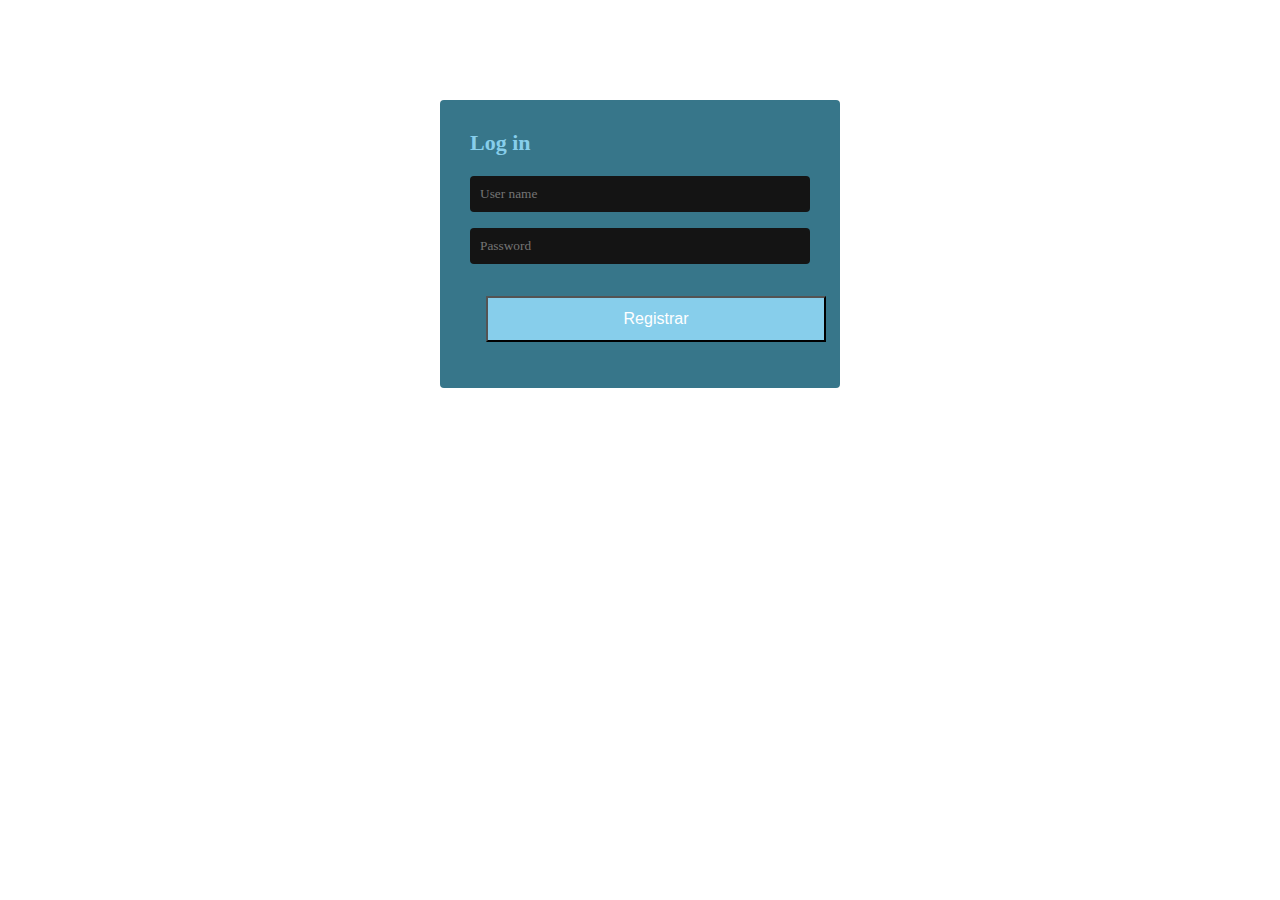
<file: formulario/index.html>
<!DOCTYPE html>
<html lang="en">

<head>
  <meta charset="UTF-8">
  <meta http-equiv="X-UA-Compatible" content="IE=edge">
  <meta name="viewport" content="width=device-width, initial-scale=1.0">
  <title>Form</title>
  <link rel="stylesheet" href="Style.css">
</head>

<body>
  <main>
    <section class="form-register">
      <h4>Log in</h4>
      <form action="" id="login-form">
        <input class="control" type="text" name="user" id="user" placeholder="User name">
        <input class="control" type="password" name="password" id="password" placeholder="Password">
        <br>
        <input class="botons" type="submit" value="Registrar">
      </form>
    </section>
  </main>
</body>
<script src="app.js"></script>

</html>
</file>
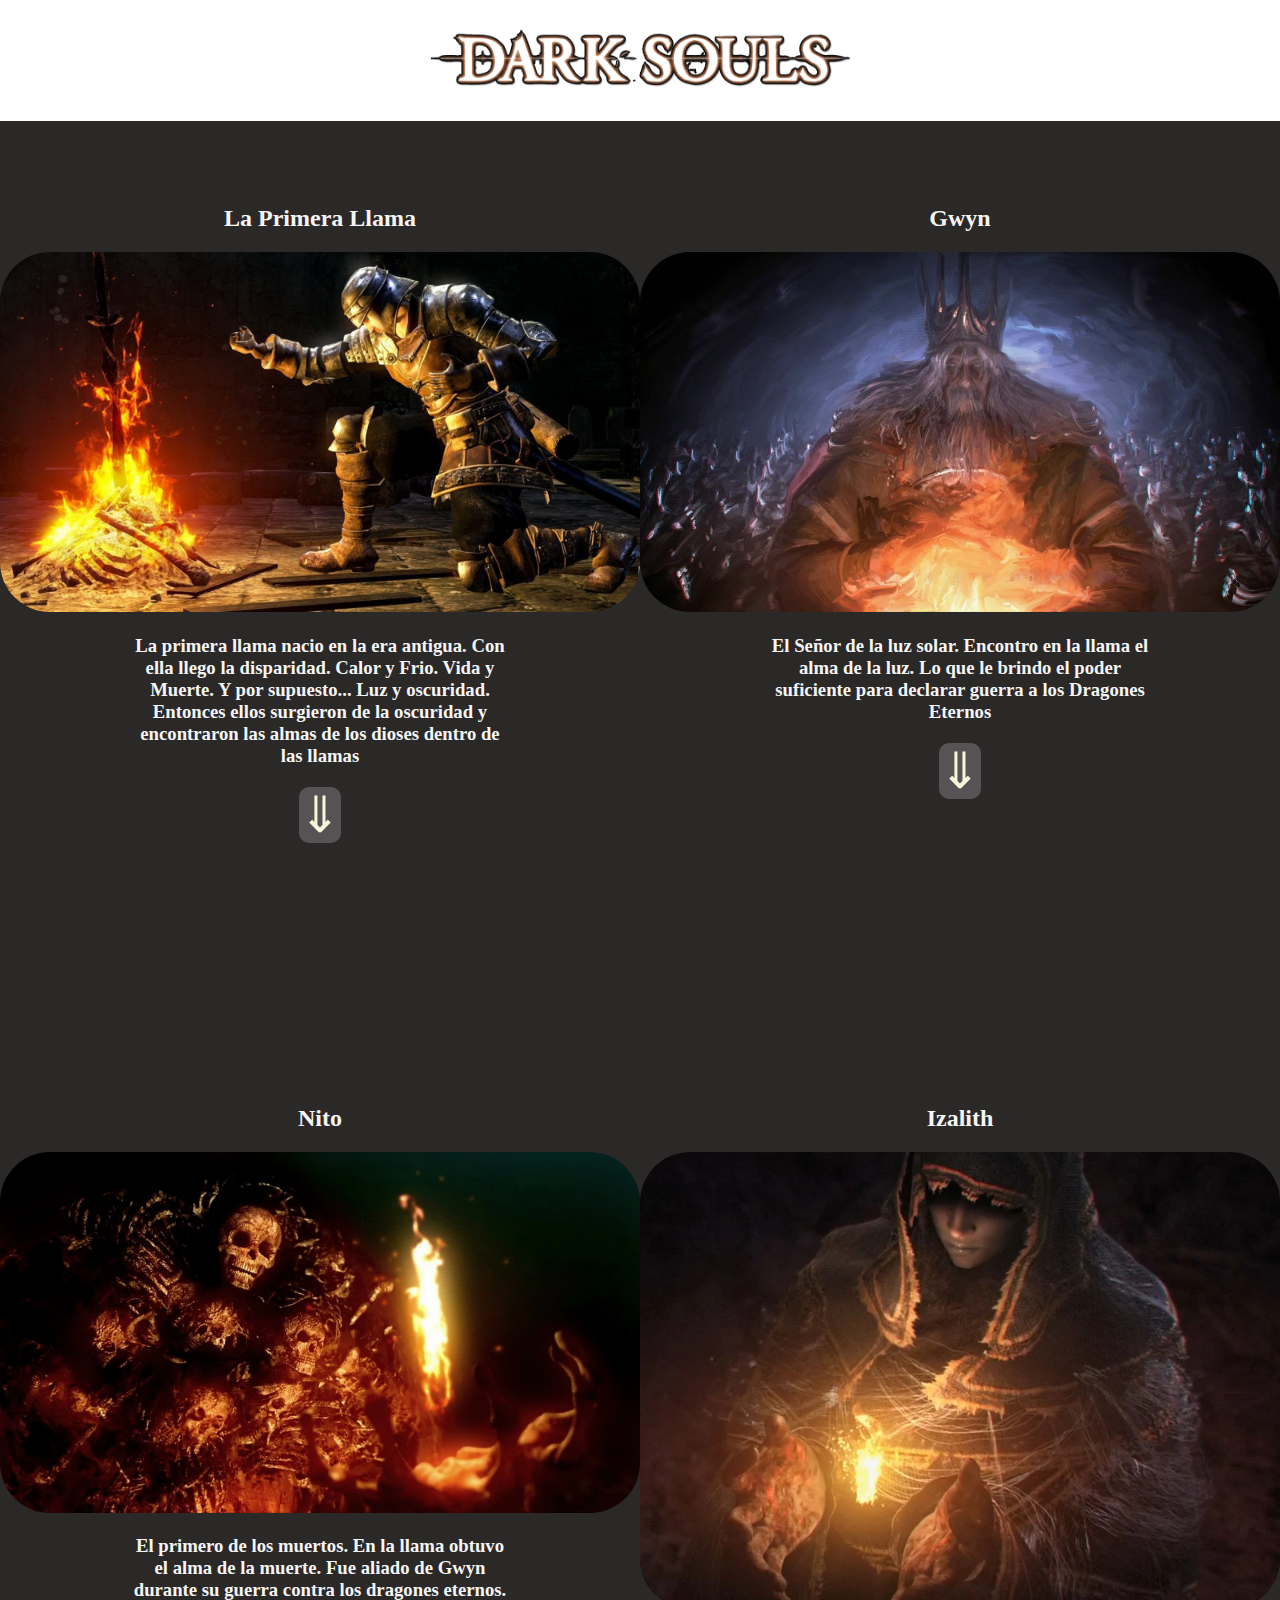
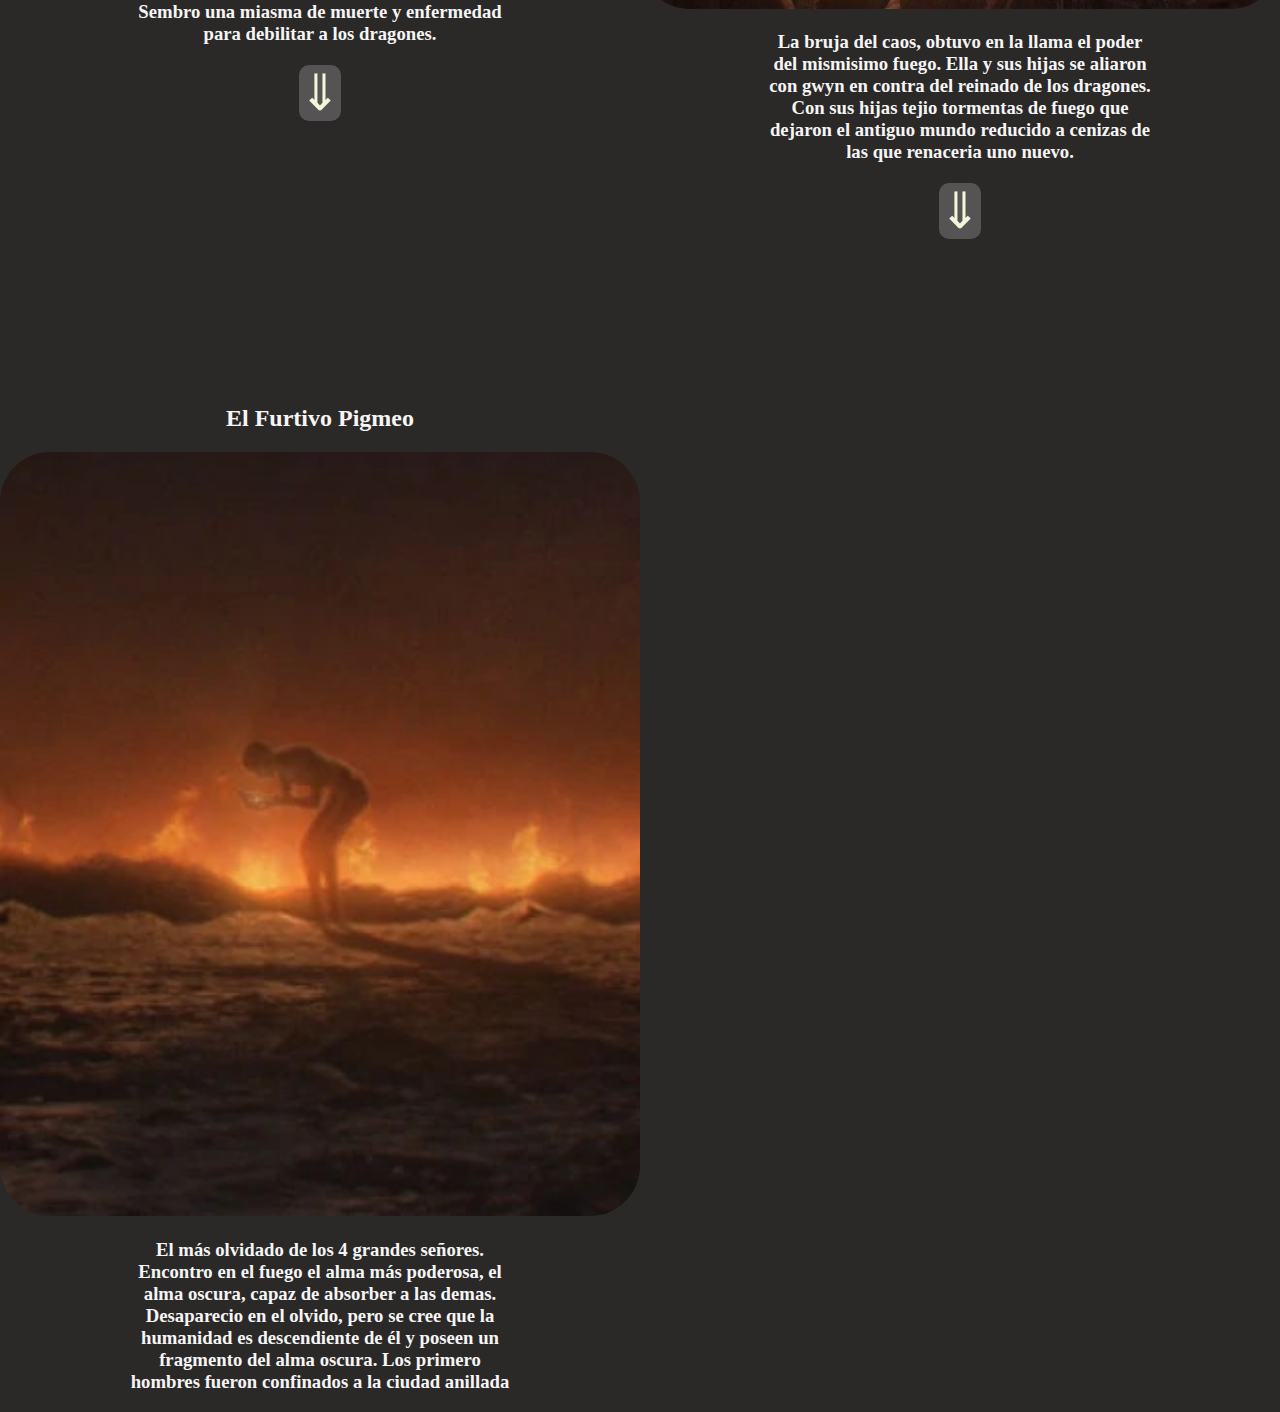
<file: proyecto_1/index.html>
<!DOCTYPE html>
<html lang="en">

<head>
  <meta charset="UTF-8">
  <meta http-equiv="X-UA-Compatible" content="IE=edge">
  <meta name="viewport" content="width=device-width, initial-scale=1.0">
  <title>Plin Plin Plom</title>
  <link rel="stylesheet" href="style.css">
</head>

<body>
  <header class="header">
    <img src="assets/Dark-Souls-Logo-PNG-HD-Quality.png" alt="logo">
  </header>
  <main class="fluid-grid">
    <section class="section" id="section2">
      <h2>La Primera Llama</h2>
      <img src="assets/first_flame.jpg" alt="">
      <div class="card">
        <h3>La primera llama nacio en la era antigua. Con ella llego la disparidad. Calor y Frio. Vida y Muerte. Y por
          supuesto... Luz y oscuridad. Entonces ellos surgieron de la oscuridad y encontraron las almas de los dioses
          dentro de las llamas</h3>
      </div>
      <a class="btn" href="#section3">⇓</a>
    </section>

    <section class='section' id="section3">
      <h2>Gwyn</h2>
      <img src="assets/gwyn.jpg" alt="Gwyn, Señor de la Luz">
      <div class="card">
        <h3>El Señor de la luz solar. Encontro en la llama el alma de la luz. Lo que le brindo el poder suficiente
          para
          declarar guerra a los Dragones Eternos</h3>
      </div>
      <a class="btn" href="#section4">⇓</a>
    </section>

    <section class="section" id="section4">
      <h2>Nito</h2>
      <img src="assets/nito.jpeg" alt="Nito, Primero de los Muerto">
      <div class="card">
        <h3>El primero de los muertos. En la llama obtuvo el alma de la muerte. Fue aliado de Gwyn durante su guerra
          contra los dragones eternos. Sembro una miasma de muerte y enfermedad
          para debilitar a los dragones.
        </h3>
      </div>
      <a class="btn" href="#section5">⇓</a>
    </section>

    <section class="section" id="section5">
      <h2>Izalith</h2>
      <img src="assets/izalith.jpeg" alt="Izalith, La Bruja Del Caos">
      <div class="card">
        <h3>La bruja del caos, obtuvo en la llama el poder del mismisimo fuego. Ella y sus hijas se aliaron con gwyn
          en
          contra del reinado de los dragones. Con sus hijas tejio tormentas de fuego que dejaron el antiguo mundo
          reducido a cenizas de las que renaceria uno nuevo.</h3>
      </div>
      <a class="btn" href="#section6">⇓</a>
    </section>

    <section class="section" id="section6">
      <h2>El Furtivo Pigmeo</h2>
      <img src="assets/furtivo_pigmeo.jpeg" alt="Furtivo_pigmeo, Señor del Alma Oscura">
      <div class="card">
        <h3>El más olvidado de los 4 grandes señores. Encontro en el fuego el alma más poderosa, el alma oscura, capaz
          de
          absorber a las demas. Desaparecio en el olvido, pero se cree que la humanidad es descendiente de él y poseen
          un
          fragmento del alma oscura. Los primero hombres fueron confinados a la ciudad anillada</h3>
      </div>
    </section>
  </main>

</body>

</html>
</file>
<file: formulario/Style.css>
* {
  margin: 0;
  padding: 0;
  box-sizing: border-box;
}

.form-register {
  width: 400px;
  background-color: rgb(55, 118, 138);
  padding: 30px;
  margin: auto;
  margin-top: 100px;
  border-radius: 4px;
  font-family: "Times New Roman", Times, serif;
  color: skyblue;
}

.form-register h4 {
  font-size: 22px;
  margin-bottom: 20px;
}

.form-register .botons {
  width: 100%;
  background-color: skyblue;
  padding: 12px;
  color: white;
  margin: 16px;
  font-size: 16px;
}

.control {
  width: 100%;
  background-color: rgb(20, 20, 20);
  padding: 10px;
  border-radius: 4px;
  margin-bottom: 16px;
  border: 1px;
  font-family: "Times New Roman", Times, serif;
  color: aliceblue;
}
</file>
<file: proyecto_1/style.css>
html {
  box-sizing: border-box;
  scroll-behavior: smooth;
}
*,
*:before,
*:after {
  box-sizing: inherit;
}
body {
  margin: 0;
  overflow-x: hidden;
}

.fluid-grid {
  background-color: rgb(43, 40, 40);
  display: grid;
  grid-template-columns: repeat(auto-fit, minmax(500px, 1fr));
}

.header {
  padding: 0.5rem;
  position: sticky;
  top: 0;
  text-align: center;
  background-color: #fff;
}

.header > * {
  margin: 1rem auto;
}

.section {
  color: whitesmoke;

  padding-top: 4rem;
  margin-left: auto;
  margin-right: auto;
  width: 100%;
  min-height: 100vh;
  text-align: center;
  font-family: "Times New Roman", Times, serif;
}
img {
  width: 100%;
  height: auto;
  border-radius: 50px;
}

.header img {
  width: 50vh;
}

.card {
  margin: inherit;
  width: 60%;
}
#section1 img {
  max-width: 100%;
  height: auto;
}

#pllama-btn btn {
  border-radius: 50%;
  font-family: "Times New Roman";
  color: black;
  background-color: aquamarine;
}

.btn {
  border-radius: 10px;
  background-color: rgba(255, 255, 255, 0.2);
  backdrop-filter: blur(20px);
  font-family: "Times New Roman";
  text-decoration: none;
  color: beige;
  text-align: center;
  font-size: 50px;
  transition: all 0.3s ease-in;
}
.btn:hover {
  border-radius: 25px;
}
</file>
